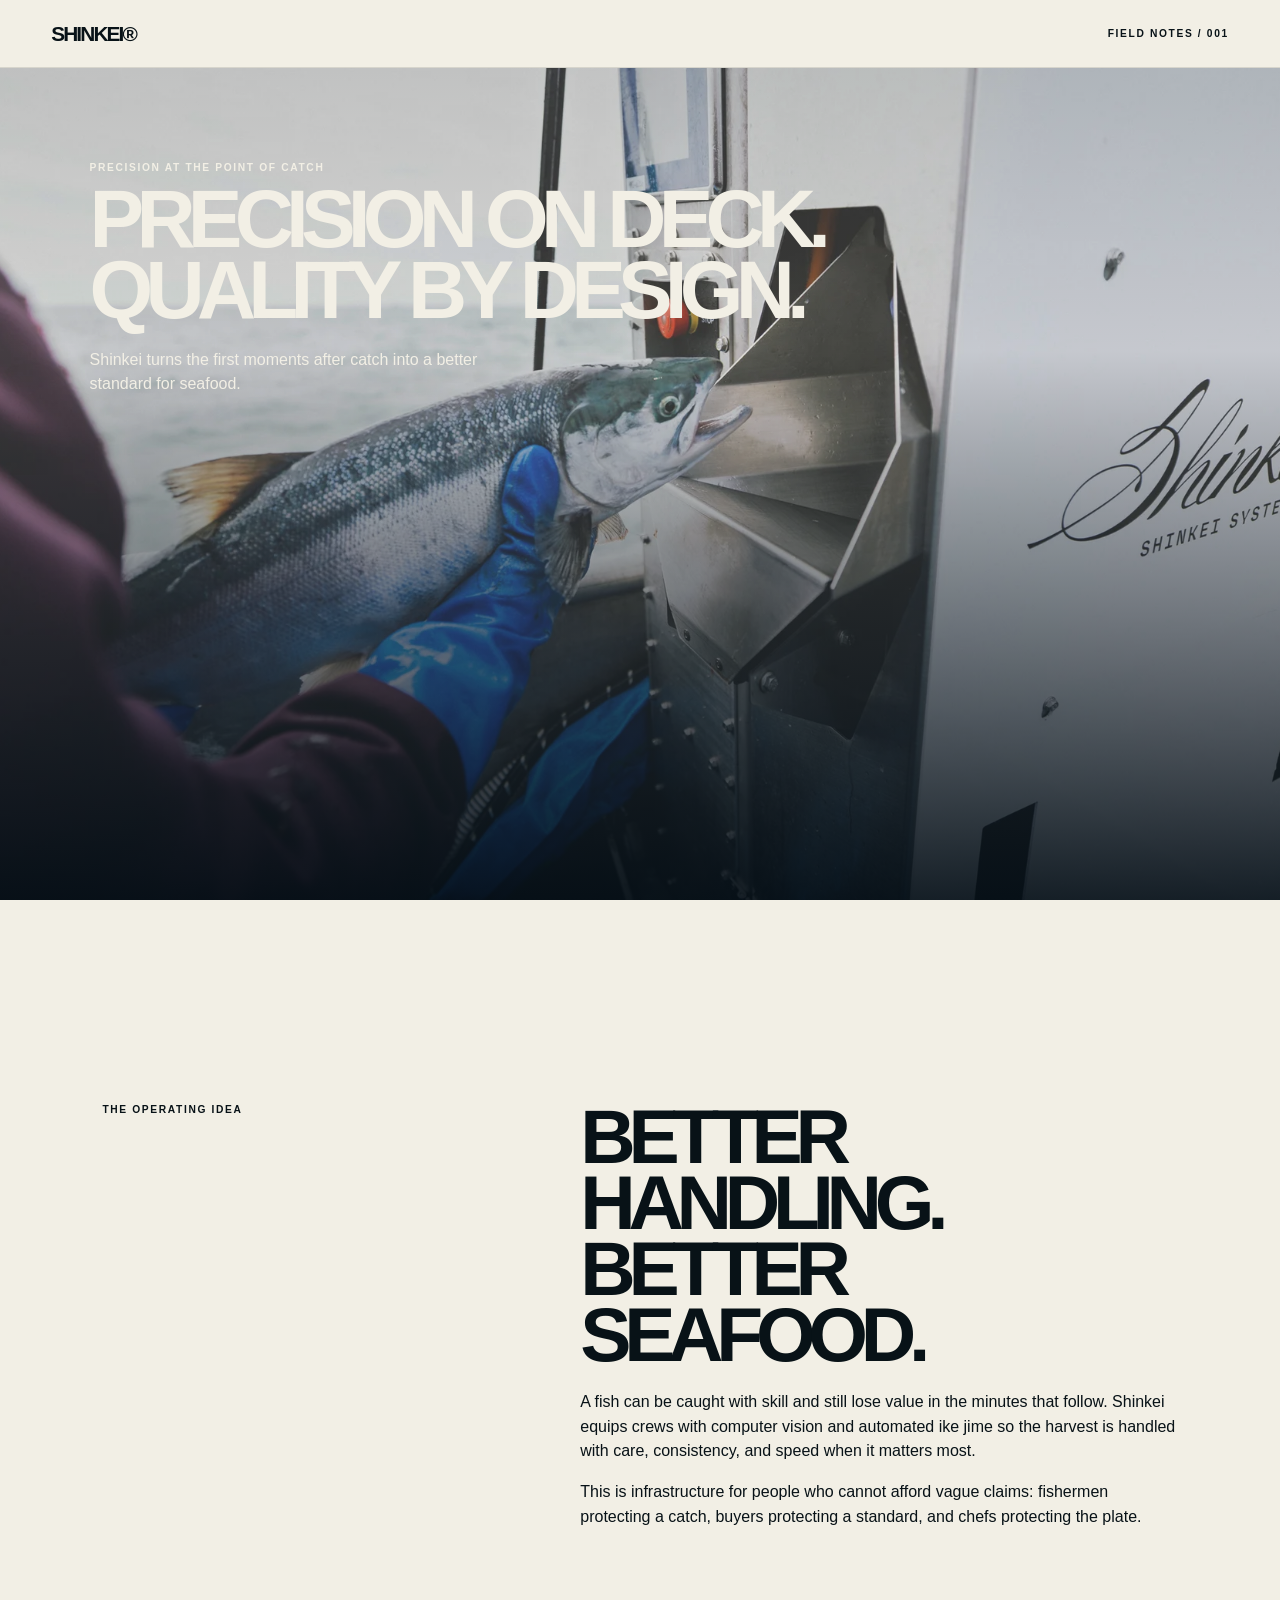
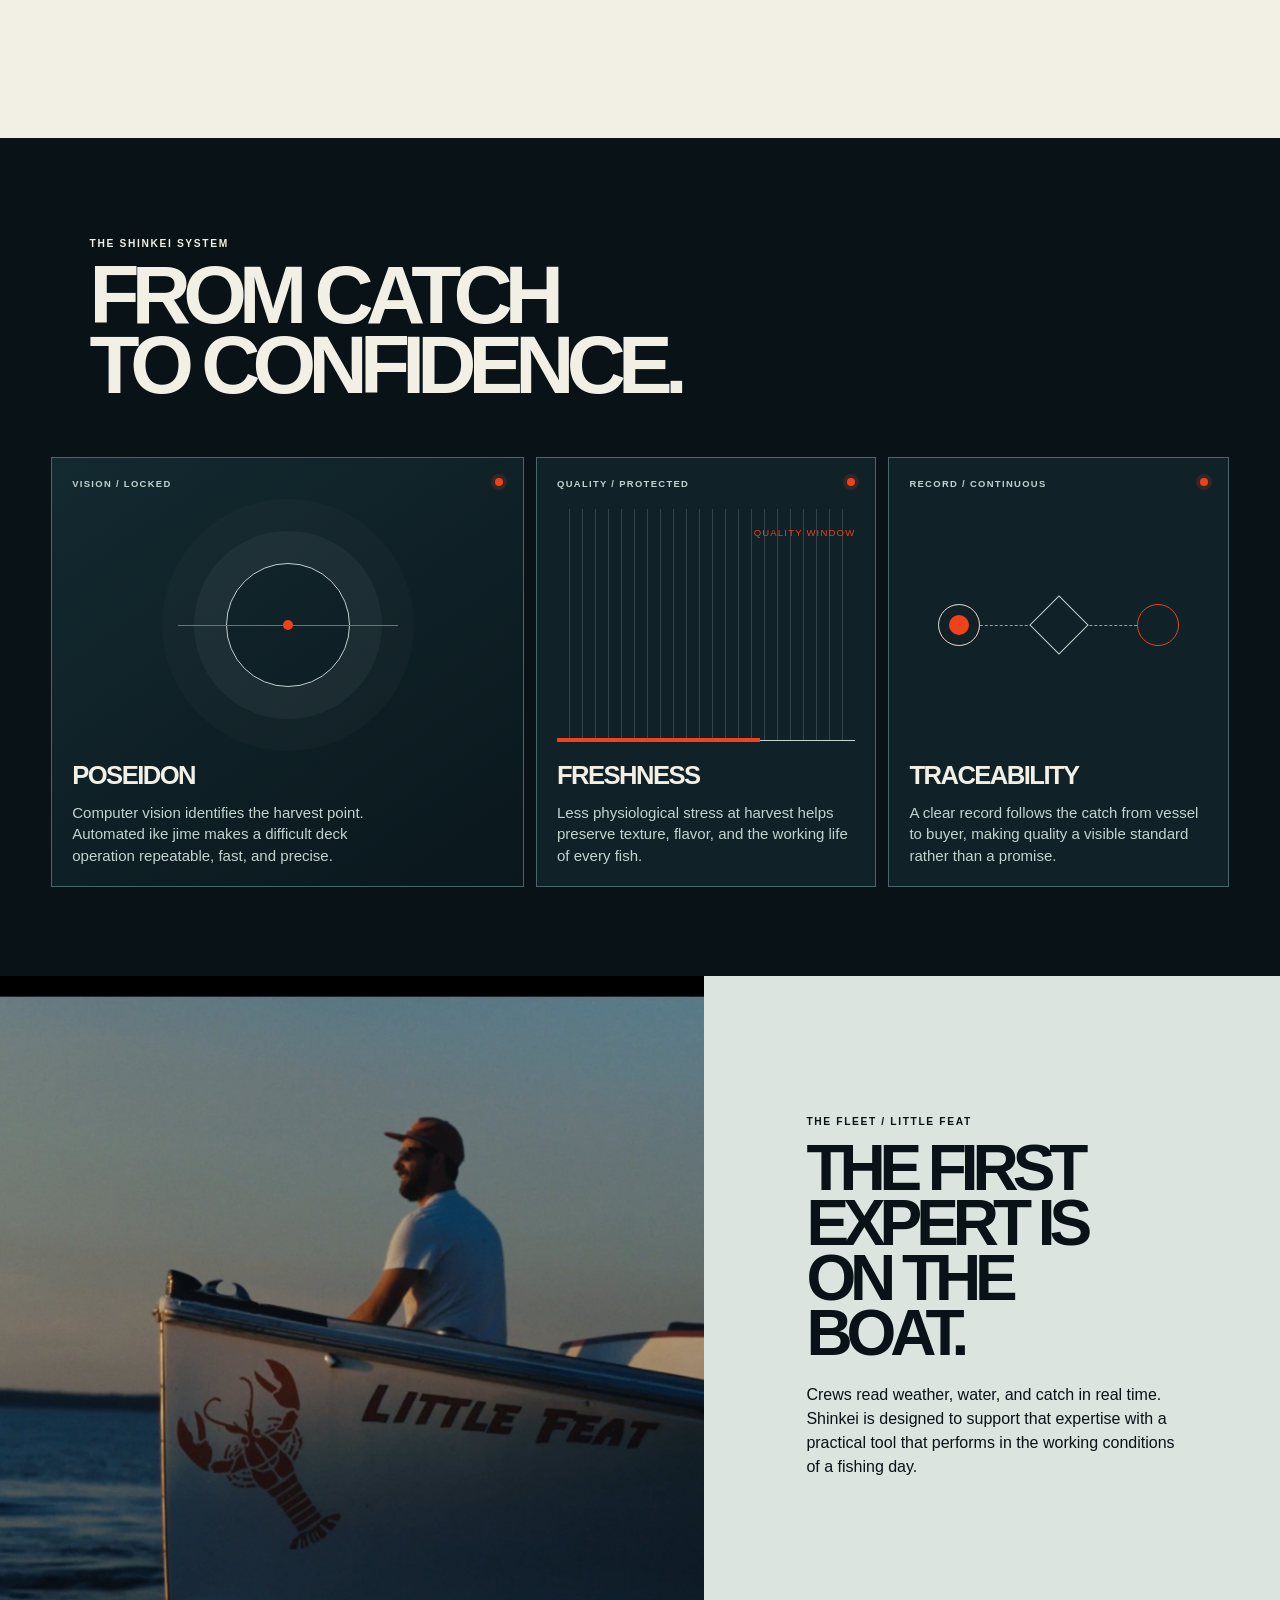
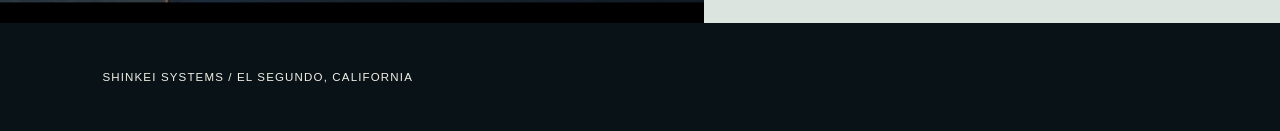
<file: docs/index.html>
<!doctype html>
<html lang="en"><head><meta charset="utf-8"><meta name="viewport" content="width=device-width,initial-scale=1"><title>Shinkei Field Notes</title><style>
*{box-sizing:border-box}body{margin:0;background:#f2efe5;color:#081217;font-family:Arial,Helvetica,sans-serif}.nav{height:68px;padding:0 4vw;display:flex;align-items:center;justify-content:space-between;border-bottom:1px solid #d7d5cc}.brand{font-weight:900;font-size:1.3rem;letter-spacing:-.09em}.eyebrow{font-size:.64rem;font-weight:bold;letter-spacing:.16em}.hero{min-height:calc(100vh - 68px);position:relative;color:#f2efe5;overflow:hidden}.hero img{position:absolute;width:100%;height:100%;object-fit:cover;opacity:.76}.hero:after{content:"";position:absolute;inset:0;background:linear-gradient(0deg,rgba(1,11,19,.9),rgba(1,11,19,.08) 66%,rgba(1,11,19,.18))}.copy{position:absolute;z-index:1;top:0;max-width:970px;padding:5.25rem 7vw 3rem}.hero h1,h2{font-size:clamp(3.4rem,6.4vw,7.5rem);line-height:.86;letter-spacing:-.095em;margin:.7rem 0 1.4rem;font-weight:900}.copy p:not(.eyebrow){max-width:390px;line-height:1.5}.note{display:grid;grid-template-columns:.85fr 1.4fr;gap:9vw;padding:15vw 8vw}.note h2{font-size:clamp(3rem,6vw,7rem)}.note p{line-height:1.55;max-width:650px}.system{background:#081217;color:#f2efe5;padding:7vw 4vw}.system header{padding:0 3vw}.system h2{max-width:900px;margin-bottom:3.5rem}.modules{display:grid;grid-template-columns:1.25fr .9fr .9fr;gap:12px;margin-top:1rem}.module{min-height:430px;padding:1.25rem;background:#102128;border:1px solid #4b6669;display:flex;flex-direction:column;justify-content:space-between;overflow:hidden}.head{display:flex;justify-content:space-between;color:#c4d3ce;font-size:.59rem;font-weight:bold;letter-spacing:.14em}.head i{width:8px;height:8px;border-radius:50%;background:#ef411a;box-shadow:0 0 0 4px rgba(239,65,26,.16)}.art{position:relative;flex:1;min-height:160px;margin:1.25rem 0}.module h3{margin:0;font-size:clamp(1.25rem,2vw,2rem);letter-spacing:-.06em}.module p{max-width:310px;margin:.8rem 0 0;line-height:1.4;color:#c4d3ce;font-size:.94rem}.poseidon{background:linear-gradient(145deg,#132a30,#0a171c)}.reticle{position:absolute;width:124px;height:124px;left:50%;top:50%;transform:translate(-50%,-50%);border:1px solid #c4d3ce;border-radius:50%;box-shadow:0 0 0 32px rgba(196,211,206,.05),0 0 0 64px rgba(196,211,206,.025)}.reticle:before{content:"";position:absolute;width:10px;height:10px;border-radius:50%;top:calc(50% - 5px);left:calc(50% - 5px);background:#ef411a}.reticle:after{content:"";position:absolute;width:220px;height:1px;left:-49px;top:61px;background:#ef411a;box-shadow:110px -110px 0 -.5px #c4d3ce,110px 110px 0 -.5px #c4d3ce}.window{border-bottom:1px solid #c4d3ce;background:repeating-linear-gradient(90deg,transparent 0 12px,rgba(196,211,206,.2) 12px 13px)}.window:before{content:"";position:absolute;left:0;bottom:-2px;width:68%;height:4px;background:#ef411a}.window:after{content:"QUALITY WINDOW";position:absolute;right:0;top:18px;color:#ef411a;font-size:.6rem;letter-spacing:.12em}.chain{display:grid;grid-template-columns:repeat(3,1fr);align-items:center}.chain:before{content:"";position:absolute;left:12%;right:12%;top:50%;border-top:1px dashed #8ca5a2}.chain i{position:relative;width:42px;height:42px;border-radius:50%;border:1px solid #c4d3ce;background:#102128;justify-self:center;z-index:1}.chain i:first-child{background:#ef411a;box-shadow:inset 0 0 0 10px #102128}.chain i:nth-child(2){border-radius:0;transform:rotate(45deg)}.chain i:last-child{border-color:#ef411a}.fisher{display:grid;grid-template-columns:1.1fr .9fr;background:#dbe4df}.fisher img{width:100%;height:100%;min-height:560px;object-fit:cover}.fisher div{padding:10vw 8vw}.fisher h2{font-size:clamp(2.8rem,5vw,6rem)}.fisher p{line-height:1.5}.footer{padding:3rem 8vw;background:#081217;color:#f2efe5;font-size:.72rem;letter-spacing:.1em}@media(max-width:700px){.nav{padding:0 1rem}.copy{padding:7rem 1.5rem 3rem}.hero h1{font-size:clamp(3.2rem,14vw,5rem)}.note,.fisher{display:block;padding:5rem 1.5rem}.fisher{padding:0}.fisher img{min-height:360px}.fisher div{padding:4rem 1.5rem}.system{padding:5rem 1.5rem}.system header{padding:0}.modules{grid-template-columns:1fr;gap:10px;margin-top:3rem}.module{min-height:340px}.art{min-height:110px}}
</style></head><body><header class="nav"><b class="brand">SHINKEI®</b><span class="eyebrow">FIELD NOTES / 001</span></header><main><section class="hero"><img src="assets/hero.jpg" alt="A fisherman guides salmon into a Shinkei machine on deck."><div class="copy"><p class="eyebrow">PRECISION AT THE POINT OF CATCH</p><h1>PRECISION ON DECK.<br>QUALITY BY DESIGN.</h1><p>Shinkei turns the first moments after catch into a better standard for seafood.</p></div></section><section class="note"><p class="eyebrow">THE OPERATING IDEA</p><div><h2>BETTER HANDLING.<br>BETTER SEAFOOD.</h2><p>A fish can be caught with skill and still lose value in the minutes that follow. Shinkei equips crews with computer vision and automated ike jime so the harvest is handled with care, consistency, and speed when it matters most.</p><p>This is infrastructure for people who cannot afford vague claims: fishermen protecting a catch, buyers protecting a standard, and chefs protecting the plate.</p></div></section><section class="system"><header><p class="eyebrow">THE SHINKEI SYSTEM</p><h2>FROM CATCH<br>TO CONFIDENCE.</h2></header><div class="modules"><article class="module poseidon"><div class="head">VISION / LOCKED <i></i></div><div class="art"><b class="reticle"></b></div><div><h3>POSEIDON</h3><p>Computer vision identifies the harvest point. Automated ike jime makes a difficult deck operation repeatable, fast, and precise.</p></div></article><article class="module"><div class="head">QUALITY / PROTECTED <i></i></div><div class="art window"></div><div><h3>FRESHNESS</h3><p>Less physiological stress at harvest helps preserve texture, flavor, and the working life of every fish.</p></div></article><article class="module"><div class="head">RECORD / CONTINUOUS <i></i></div><div class="art chain"><i></i><i></i><i></i></div><div><h3>TRACEABILITY</h3><p>A clear record follows the catch from vessel to buyer, making quality a visible standard rather than a promise.</p></div></article></div></section><section class="fisher"><img src="assets/little-feat.jpg" alt="A fisherman at the helm of Little Feat at sunset."><div><p class="eyebrow">THE FLEET / LITTLE FEAT</p><h2>THE FIRST EXPERT IS ON THE BOAT.</h2><p>Crews read weather, water, and catch in real time. Shinkei is designed to support that expertise with a practical tool that performs in the working conditions of a fishing day.</p></div></section></main><footer class="footer">SHINKEI SYSTEMS / EL SEGUNDO, CALIFORNIA</footer></body></html>
</file>
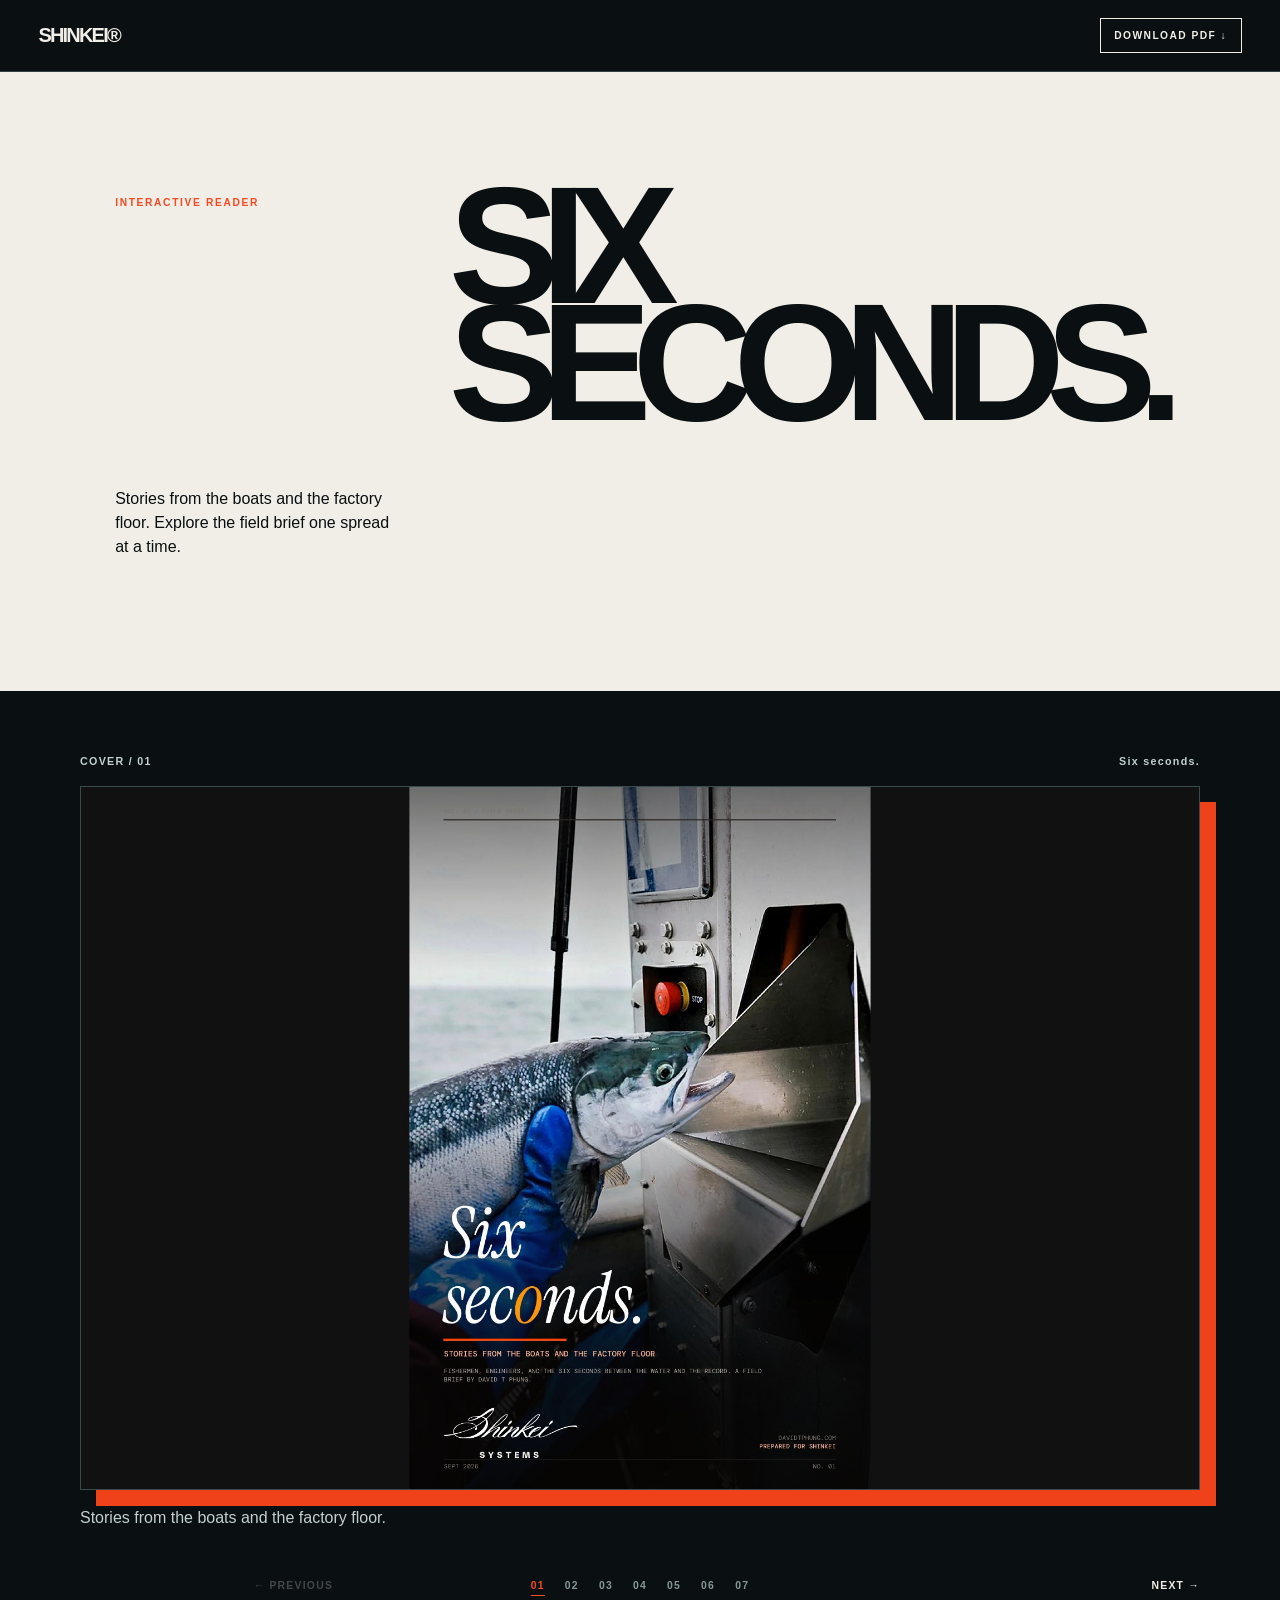
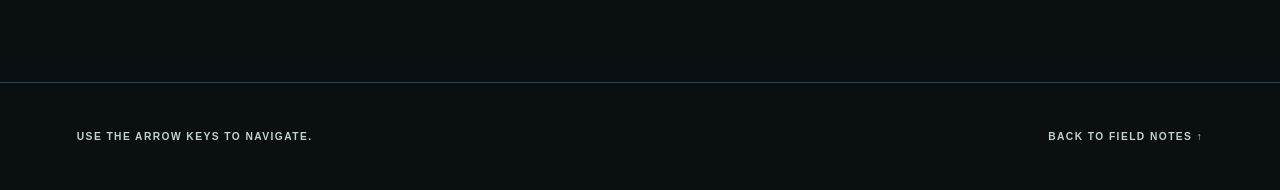
<file: docs/six-seconds/index.html>
<!doctype html><html lang="en"><head><meta charset="utf-8"><meta name="viewport" content="width=device-width,initial-scale=1"><title>Six Seconds. | Shinkei Systems</title><style>*{box-sizing:border-box}body{margin:0;background:#0a0f11;color:#f0eee7;font-family:Arial,Helvetica,sans-serif}.nav{height:72px;display:flex;align-items:center;justify-content:space-between;padding:0 3vw;border-bottom:1px solid #334448}.brand{font-size:1.25rem;font-weight:900;letter-spacing:-.09em}.download,.back{font-size:.64rem;font-weight:bold;letter-spacing:.14em;color:inherit;text-decoration:none}.download{padding:.7rem .85rem;border:1px solid #f0eee7}.intro{display:grid;grid-template-columns:1fr 1.3fr;gap:4vw;padding:9vw;background:#f0eee7;color:#0a0f11}.eyebrow{font-size:.64rem;font-weight:bold;letter-spacing:.16em;color:#f24a22}.intro h1{margin:0;font-size:clamp(5rem,13vw,13rem);line-height:.7;letter-spacing:-.115em}.intro p:last-child{max-width:300px;align-self:end;line-height:1.5}.stage{padding:5vw 6vw 6vw}.meta{display:flex;justify-content:space-between;gap:2rem;max-width:1120px;margin:0 auto 1.2rem;color:#c2d1cf;font-size:.67rem;font-weight:bold;letter-spacing:.12em}.page{max-width:1120px;margin:auto;border:1px solid #3a4b4f;box-shadow:16px 16px 0 #ef411a;background:#111}.page img{display:block;width:100%;max-height:78vh;object-fit:contain;background:#111}.caption{max-width:1120px;margin:1.2rem auto 2.4rem;color:#c2d1cf}.controls{max-width:1120px;margin:auto;display:grid;grid-template-columns:1fr auto 1fr;align-items:center;gap:1rem}.controls button{background:transparent;border:0;color:#f0eee7;font:700 .65rem Arial,sans-serif;letter-spacing:.12em;padding:.9rem 0;cursor:pointer}.controls button:last-child{text-align:right}.controls button:disabled{opacity:.25;cursor:not-allowed}.dots{display:flex;gap:.25rem}.dots button{color:#859797;padding:.5rem}.dots .active{color:#f24a22;text-decoration:underline;text-underline-offset:.35rem}.foot{display:flex;justify-content:space-between;gap:2rem;padding:3rem 6vw;border-top:1px solid #334448;color:#c2d1cf;font-size:.64rem;font-weight:bold;letter-spacing:.14em}@media(max-width:700px){.nav{padding:0 1rem}.intro{display:block;padding:5rem 1.5rem}.intro h1{font-size:clamp(5rem,25vw,9rem);margin:3rem 0}.stage{padding:3rem 1rem 4rem}.page{box-shadow:8px 8px 0 #ef411a}.page img{max-height:none}.controls{grid-template-columns:1fr 1fr}.dots{grid-column:1/-1;grid-row:2;justify-content:center}.foot{display:block;padding:2rem 1.5rem;line-height:2}}</style></head><body><header class="nav"><b class="brand">SHINKEI®</b><a class="download" href="assets/six-seconds-field-brief.pdf" download>DOWNLOAD PDF ↓</a></header><main><section class="intro"><p class="eyebrow">INTERACTIVE READER</p><h1>SIX<br>SECONDS.</h1><p>Stories from the boats and the factory floor. Explore the field brief one spread at a time.</p></section><section class="stage"><div class="meta"><span id="num">COVER / 01</span><span id="title">Six seconds.</span></div><div class="page"><img id="spread" src="assets/page-1.jpg" alt="Page 1: Six seconds."></div><p class="caption" id="caption">Stories from the boats and the factory floor.</p><div class="controls"><button id="prev" aria-label="Previous page">← PREVIOUS</button><div class="dots" id="dots"></div><button id="next" aria-label="Next page">NEXT →</button></div></section></main><footer class="foot"><span>USE THE ARROW KEYS TO NAVIGATE.</span><a class="back" href="../">BACK TO FIELD NOTES ↑</a></footer><script>const p=[['COVER','Six seconds.','Stories from the boats and the factory floor.'],['00','Read this before the stories.','A compact field guide to ike jime, the tools, and the sequence.'],['01','Surgery, at sea, in six seconds.','The engineers building delicate systems for brutal conditions.'],['02','The boat is the product.','Three fishermen, three coasts, and the value of every catch.'],['PSDN-S','The machine.','One cycle, drawn to scale.'],['03','The factory floor.','The people and production behind the system.'],['04','The record follows the fish.','A closer look at the signal from deck to plate.']];let i=0;const img=document.querySelector('#spread'),n=document.querySelector('#num'),t=document.querySelector('#title'),c=document.querySelector('#caption'),prev=document.querySelector('#prev'),next=document.querySelector('#next'),dots=document.querySelector('#dots');p.forEach((x,j)=>{const b=document.createElement('button');b.textContent=String(j+1).padStart(2,'0');b.onclick=()=>go(j);dots.appendChild(b)});function go(j){i=j;img.src=`assets/page-${i+1}.jpg`;img.alt=`Page ${i+1}: ${p[i][1]}`;n.textContent=`${p[i][0]} / ${String(i+1).padStart(2,'0')}`;t.textContent=p[i][1];c.textContent=p[i][2];prev.disabled=i===0;next.disabled=i===p.length-1;[...dots.children].forEach((b,k)=>b.className=k===i?'active':'')}prev.onclick=()=>go(Math.max(0,i-1));next.onclick=()=>go(Math.min(p.length-1,i+1));document.addEventListener('keydown',e=>{if(e.key==='ArrowLeft')prev.click();if(e.key==='ArrowRight')next.click()});go(0);</script></body></html>
</file>
